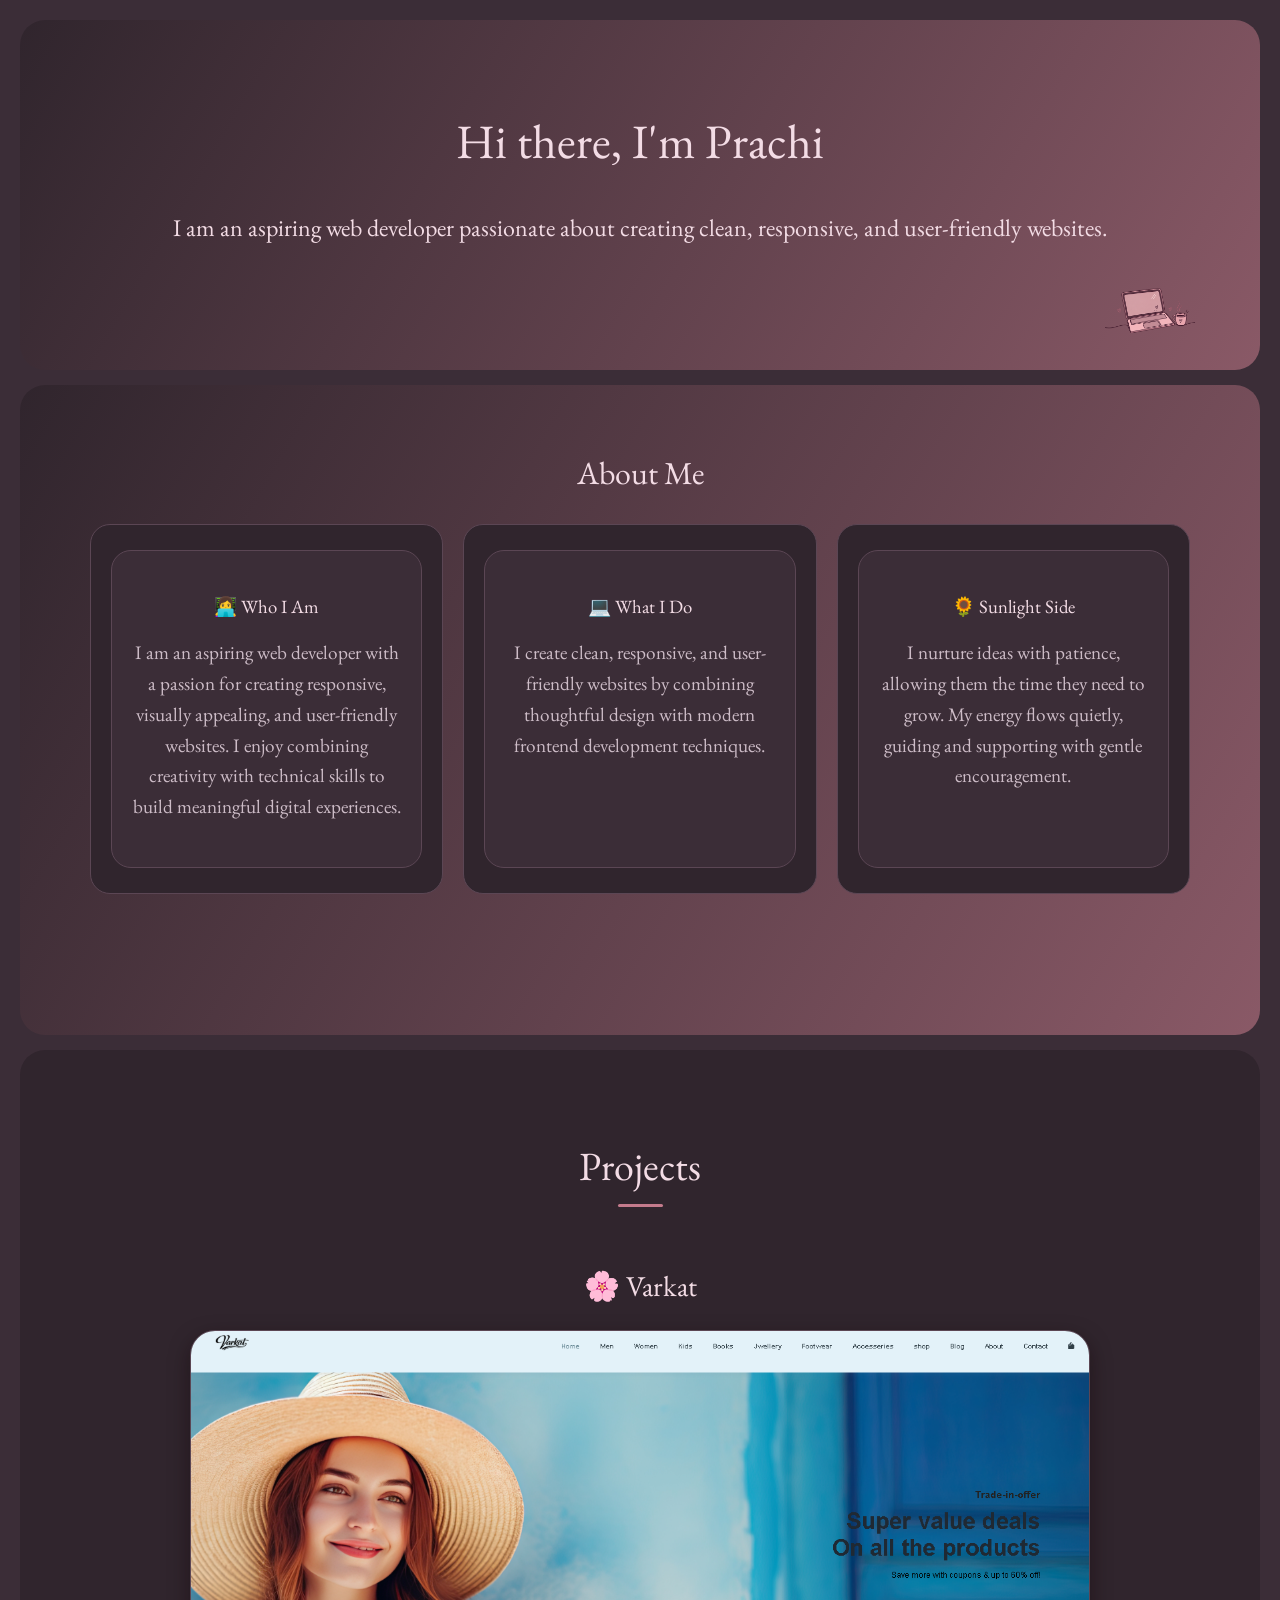
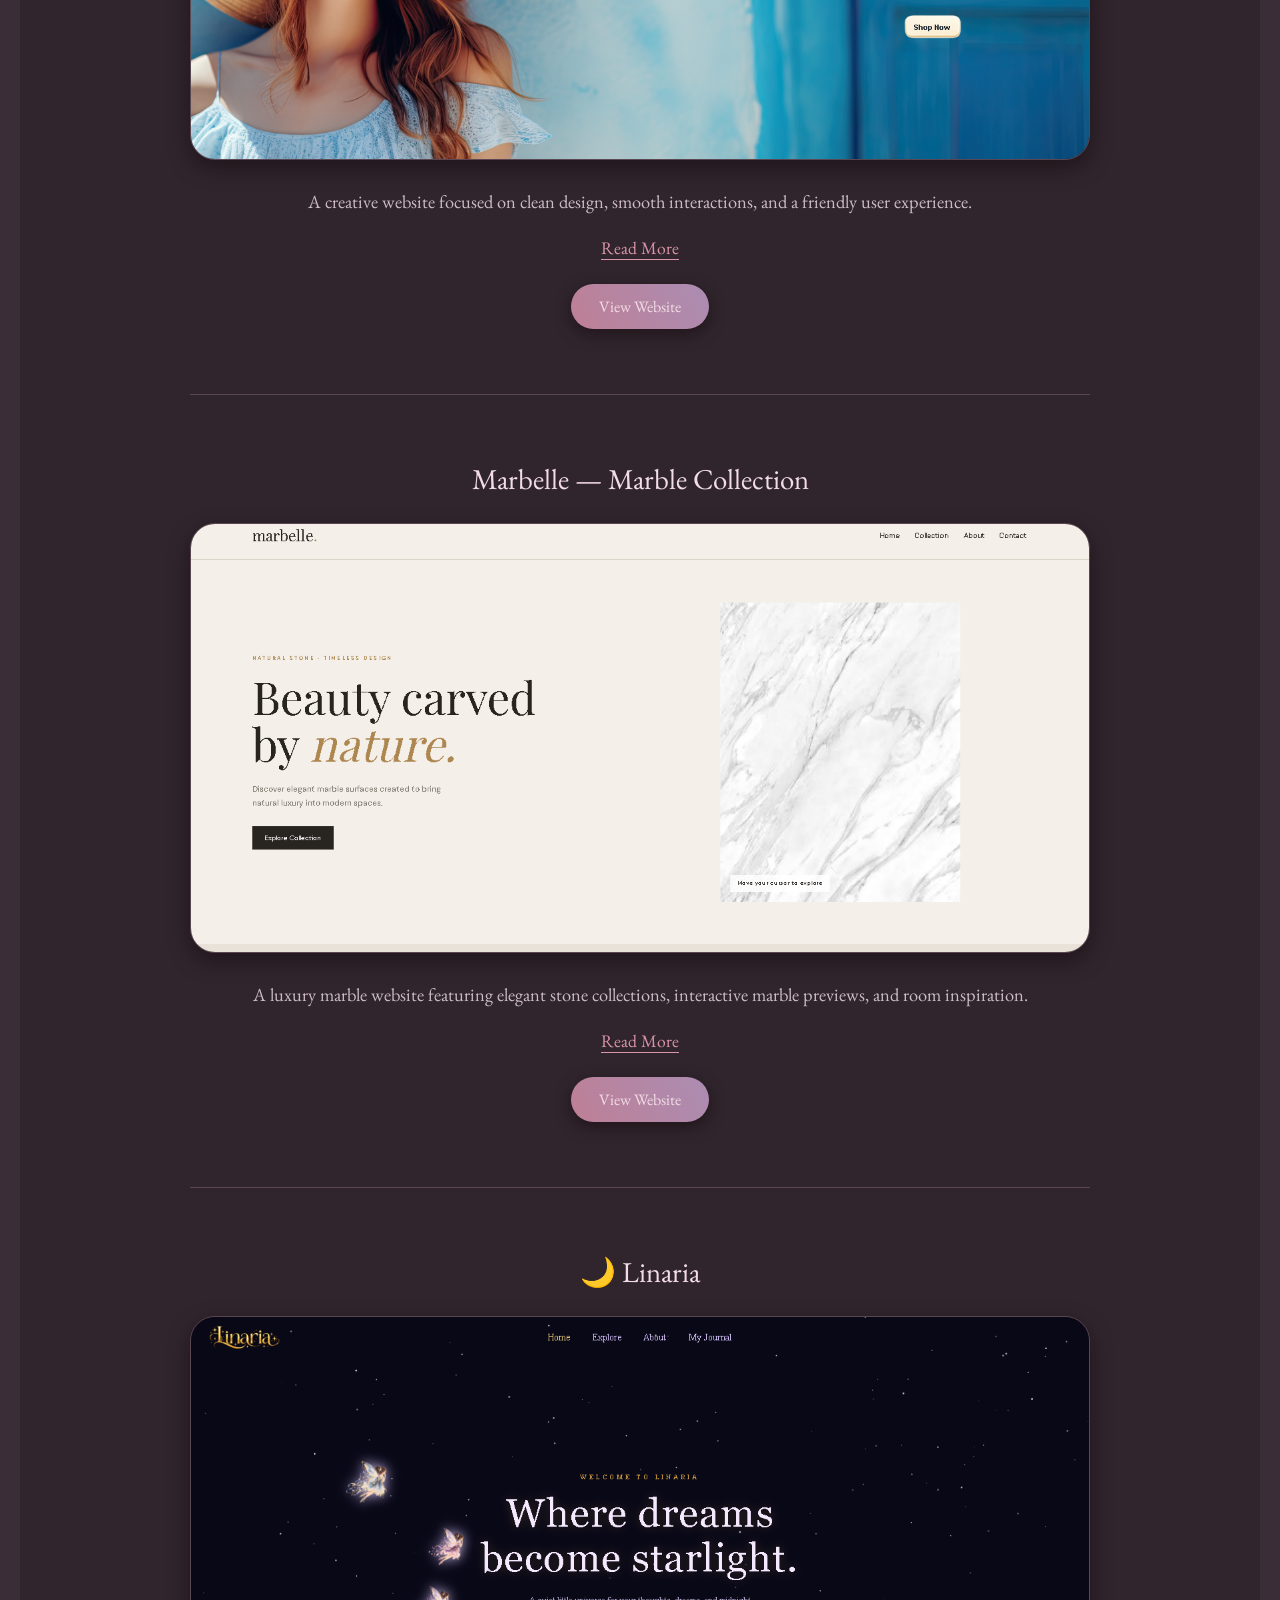
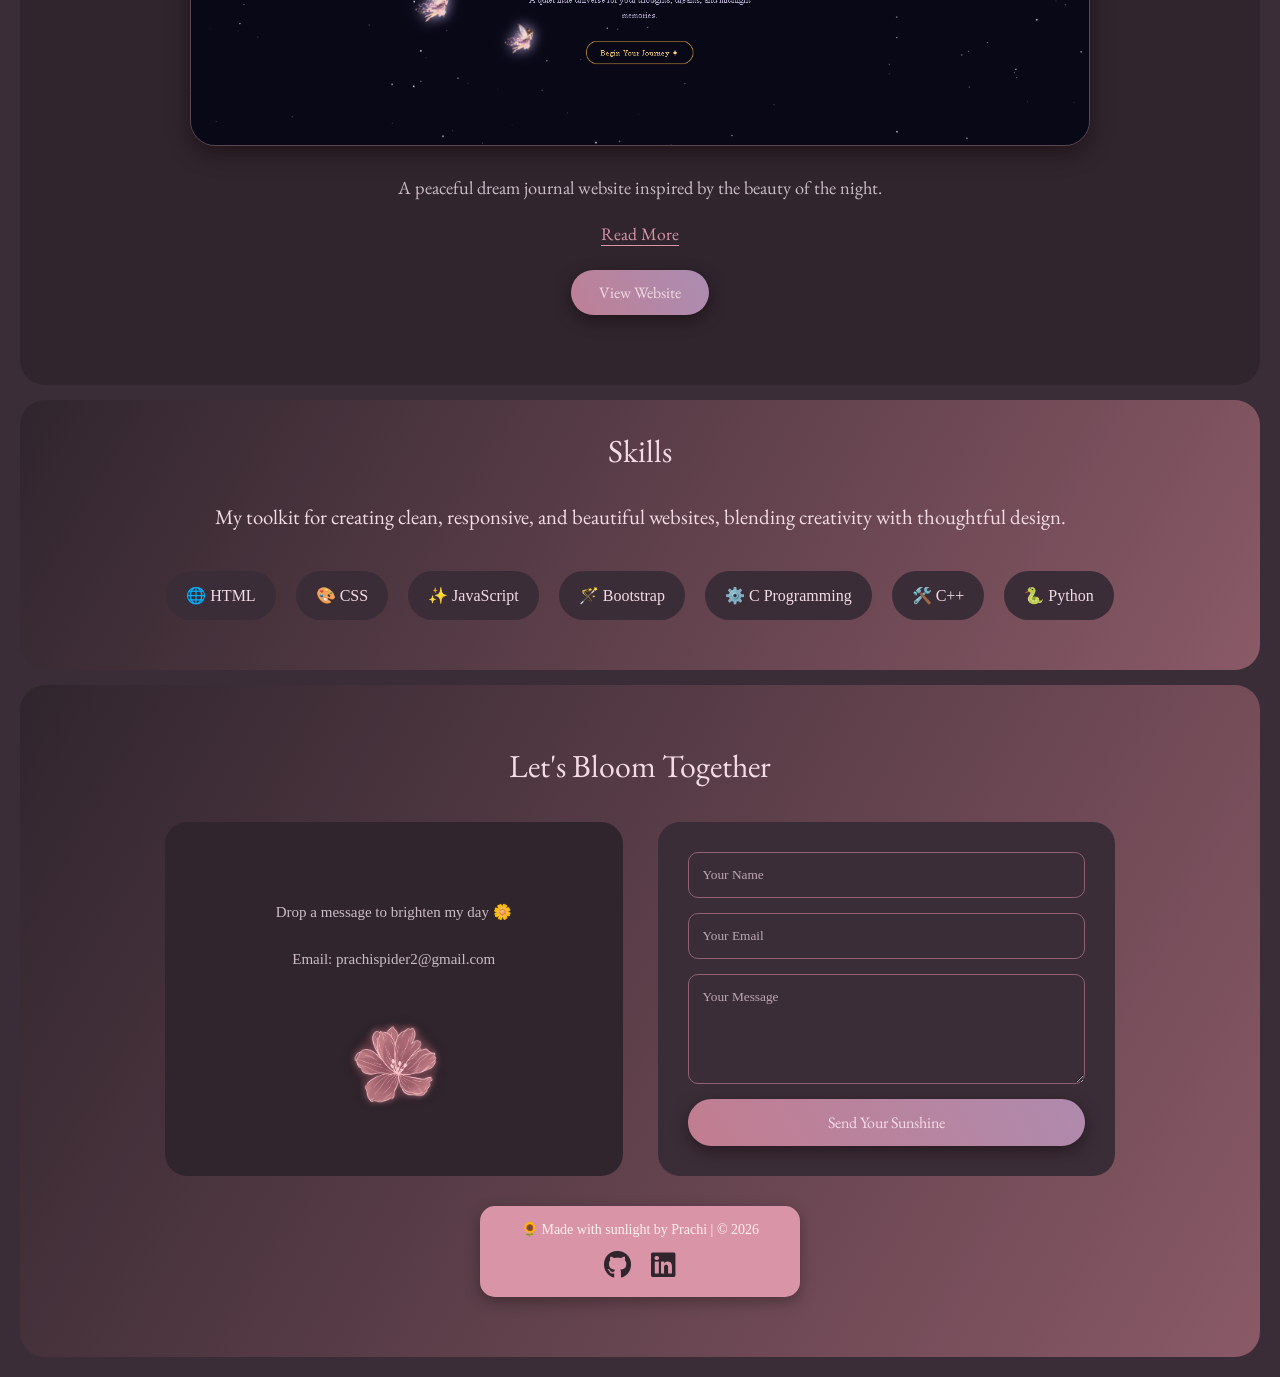
<file: index.html>
<!DOCTYPE html>
<html lang="en">

<head>
    <meta charset="UTF-8">
    <meta name="viewport" content="width=device-width, initial-scale=1.0">

    <title>Prachi Portfolio</title>

    <link rel="stylesheet" href="./style.css">

    <link rel="preconnect" href="https://fonts.googleapis.com">
    <link rel="preconnect" href="https://fonts.gstatic.com" crossorigin>

    <link href="https://fonts.googleapis.com/css2?family=Alex+Brush&family=Allura&family=Caveat:wght@400..700&family=Cinzel:wght@400..900&family=Dancing+Script:wght@400..700&family=EB+Garamond:ital,wght@0,400..800;1,400..800&family=Kalam:wght@300;400;700&family=Playfair+Display:ital,wght@0,400..900;1,400..900&family=Zeyada&display=swap"
        rel="stylesheet">

    <link rel="stylesheet"
        href="https://cdnjs.cloudflare.com/ajax/libs/font-awesome/6.5.2/css/all.min.css">
</head>

<body>

    <!-- Hero Section -->

    <section class="first gradient-background">

        <h1 class="headh hea">
            Hi there, I'm Prachi
        </h1>

        <p class="headh loo">
            I am an aspiring web developer passionate about creating clean,
            responsive, and user-friendly websites.
        </p>

        <img class="lap"
            src="./laptop.png"
            alt="Laptop with coffee">

    </section>


    <!-- About Section -->

    <section class="second gradient-background">

        <h2 class="about">
            About Me
        </h2>

        <div class="box-container">

            <div class="one">
                <div class="two">
                    <h3 class="hh">
                        👩‍💻 Who I Am
                    </h3>

                    <p class="paraa">
                       I am an aspiring web developer with a passion for creating
            responsive, visually appealing, and user-friendly websites.
            I enjoy combining creativity with technical skills to build
            meaningful digital experiences.
                    </p>
                </div>
            </div>

            <div class="one">
                <div class="two">
                    <h3 class="hh">
                        💻 What I Do
                    </h3>

                    <p class="paraa">
                        I create clean, responsive, and user-friendly websites by combining
            thoughtful design with modern frontend development techniques.
                    </p>
                </div>
            </div>

            <div class="one">
                <div class="two">
                    <h3 class="hh">
                        🌻 Sunlight Side
                    </h3>

                    <p class="paraa">
                        I nurture ideas with patience, allowing them the time
                        they need to grow. My energy flows quietly, guiding
                        and supporting with gentle encouragement.
                    </p>
                </div>
            </div>

        </div>

    </section>


    <!-- Projects Section -->

   <section class="fourth gradient-background" id="projects">

    <div class="projects-section">

        <h3 class="projects-heading">
            Projects
        </h3>


        <!-- Varkat -->

        <article class="project-item">

            <h4>🌸 Varkat</h4>

            <img
                src="./varkat.png"
                alt="Varkat website preview"
                class="project-image"
            >

            <p class="project-short-text">
                A creative website focused on clean design, smooth interactions,
                and a friendly user experience.
            </p>

            <p class="project-full-text">
                Varkat is a creative website built using HTML, CSS, and JavaScript.
                It focuses on clean design, smooth interactions, and a user-friendly
                experience. This project helped me improve my frontend development
                skills and explore how to turn creative ideas into functional websites.
            </p>

            <button class="read-more" type="button">
                Read More
            </button>

            <a href="https://prachispider2-boop.github.io/html-portfolio/index.html" class="view-website">
                View Website
            </a>

        </article>


        <!-- Rabbit Meet -->

        <article class="project-item">

            <h4>Marbelle — Marble Collection</h4>

            <img
                src="./marble.png"
                alt="marble website preview"
                class="project-image"
            >

            <p class="project-short-text">
               A luxury marble website featuring elegant stone collections,
            interactive marble previews, and room inspiration.
            </p>

            <p class="project-full-text">
                Marbelle is a premium marble showcase website designed to help
            users explore different marble types and imagine how each stone
            can look inside a real home. The website includes a marble
            collection, detailed marble information, room inspiration images,
            smooth animations, and an interactive cursor-based marble preview.
            </p>

            <button class="read-more" type="button">
                Read More
            </button>

            <a href="https://prachispider2-boop.github.io/marble/" class="view-website">
                View Website
            </a>

        </article>


        <!-- Linaria -->

        <article class="project-item">

            <h4>🌙 Linaria</h4>

            <img
                src="./dream.png"
                alt="Linaria website preview"
                class="project-image"
            >

            <p class="project-short-text">
                A peaceful dream journal website inspired by the beauty of the night.
            </p>

            <p class="project-full-text">
                Linaria is a peaceful dream journal website created for people who
                love thoughts, imagination, and the quiet beauty of the night. It is
                a small digital universe where dreams can be explored, memories can
                be written, and ideas can shine like stars. The website includes
                dream exploration, a personal journal, moving stars, and flying fairies.
            </p>

            <button class="read-more" type="button">
                Read More
            </button>

            <a href="https://prachispider2-boop.github.io/linaria/" class="view-website">
                View Website
            </a>

        </article>

    </div>

</section>


 <!-- Skills Section -->

    <section class="third gradient-background">

        <h3 class="bloo hee">
            Skills
        </h3>

        <p class="blew hee">
            My toolkit for creating clean, responsive, and beautiful websites,
            blending creativity with thoughtful design.
        </p>

        <div class="p-container">

            <div class="ek">🌐 HTML</div>
            <div class="ek">🎨 CSS</div>
            <div class="ek">✨ JavaScript</div>
            <div class="ek">🪄 Bootstrap</div>
            <div class="ek">⚙️ C Programming</div>
            <div class="ek">🛠️ C++</div>
            <div class="ek">🐍 Python</div>

        </div>

    </section>


    <!-- Contact Section -->

    <section class="fifth gradient-background">

        <h3 class="too">
            Let's Bloom Together
        </h3>

        <div class="form-container">

            <div class="do">

                <p>
                    Drop a message to brighten my day 🌼
                </p>

                <p>
                    Email: prachispider2@gmail.com
                </p>

                <img class="camera"
                    src="./flow.png"
                    alt="Decorative flower">

            </div>


            <form class="form">

                <input
                    type="text"
                    placeholder="Your Name"
                    required>

                <input
                    type="email"
                    placeholder="Your Email"
                    required>

                <textarea
                    placeholder="Your Message"
                    rows="5"
                    required></textarea>

                <button type="submit" class="butto but">
                    Send Your Sunshine
                </button>

            </form>

        </div>


        <!-- Footer -->

        <div class="footer-box">

            <p>
                🌻 Made with sunlight by Prachi | © 2026
            </p>

            <div class="social-links">

                <a href="https://github.com/prachispider2-boop"
                    target="_blank"
                    aria-label="GitHub">
                    <i class="fa-brands fa-github"></i>
                </a>

                <a href="https://www.linkedin.com/in/prachi--gaur/edit/forms/position/new/?profileFormEntryPoint=identityModuleMirror"
                    target="_blank"
                    aria-label="LinkedIn">
                    <i class="fa-brands fa-linkedin"></i>
                </a>

            </div>

        </div>

    </section>
    <script src="./script.js"></script>
</body>

</html>
</file>
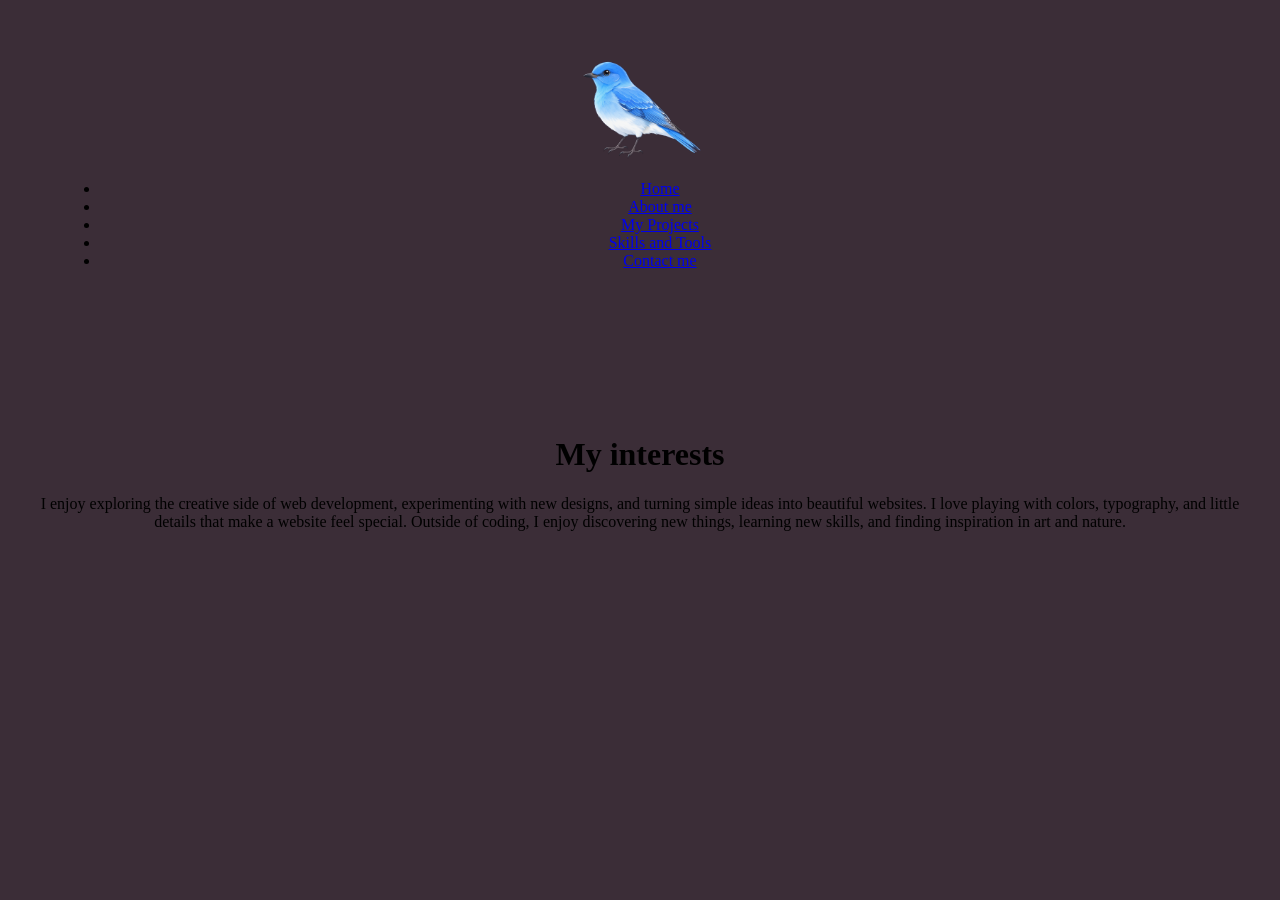
<file: about.html>
<!DOCTYPE html>
<html lang="en">
<head>
    <meta charset="UTF-8">
    <meta name="viewport" content="width=device-width, initial-scale=1.0">
    <title>Prachi's portfolio</title>
    <link rel="stylesheet" href="./style.css">
    <link rel="preconnect" href="https://fonts.googleapis.com">
    <link rel="preconnect" href="https://fonts.gstatic.com" crossorigin>
    <link href="https://fonts.googleapis.com/css2?family=Alex+Brush&family=Allura&family=Caveat:wght@400..700&family=Cinzel:wght@400..900&family=Dancing+Script:wght@400..700&family=EB+Garamond:ital,wght@0,400..800;1,400..800&family=Kalam:wght@300;400;700&family=Playfair+Display:ital,wght@0,400..900;1,400..900&family=Zeyada&display=swap" rel="stylesheet">
</head>
<body>
    <div class="first">
        <img src="./blue bird.png" alt="blue bird" height="100px">
        <ul class="list">
            <li><a  href="./index.html">Home</a></li>
            <li><a class="active" href="About me">About me</a></li>
            <li><a href="My Projects">My Projects</a></li>
            <li><a href="Skills and Tools">Skills and Tools</a></li>
            <li><a href="Contact me">Contact me</a></li>
        </ul>
    </div>
    <div class="third">
        <h1>My interests</h1>
        <p>I enjoy exploring the creative side of web development, experimenting with new designs, and turning simple ideas into beautiful websites. I love playing with colors, typography, and little details that make a website feel special. Outside of coding, I enjoy discovering new things, learning new skills, and finding inspiration in art and nature.</p>
    </div>
</file>
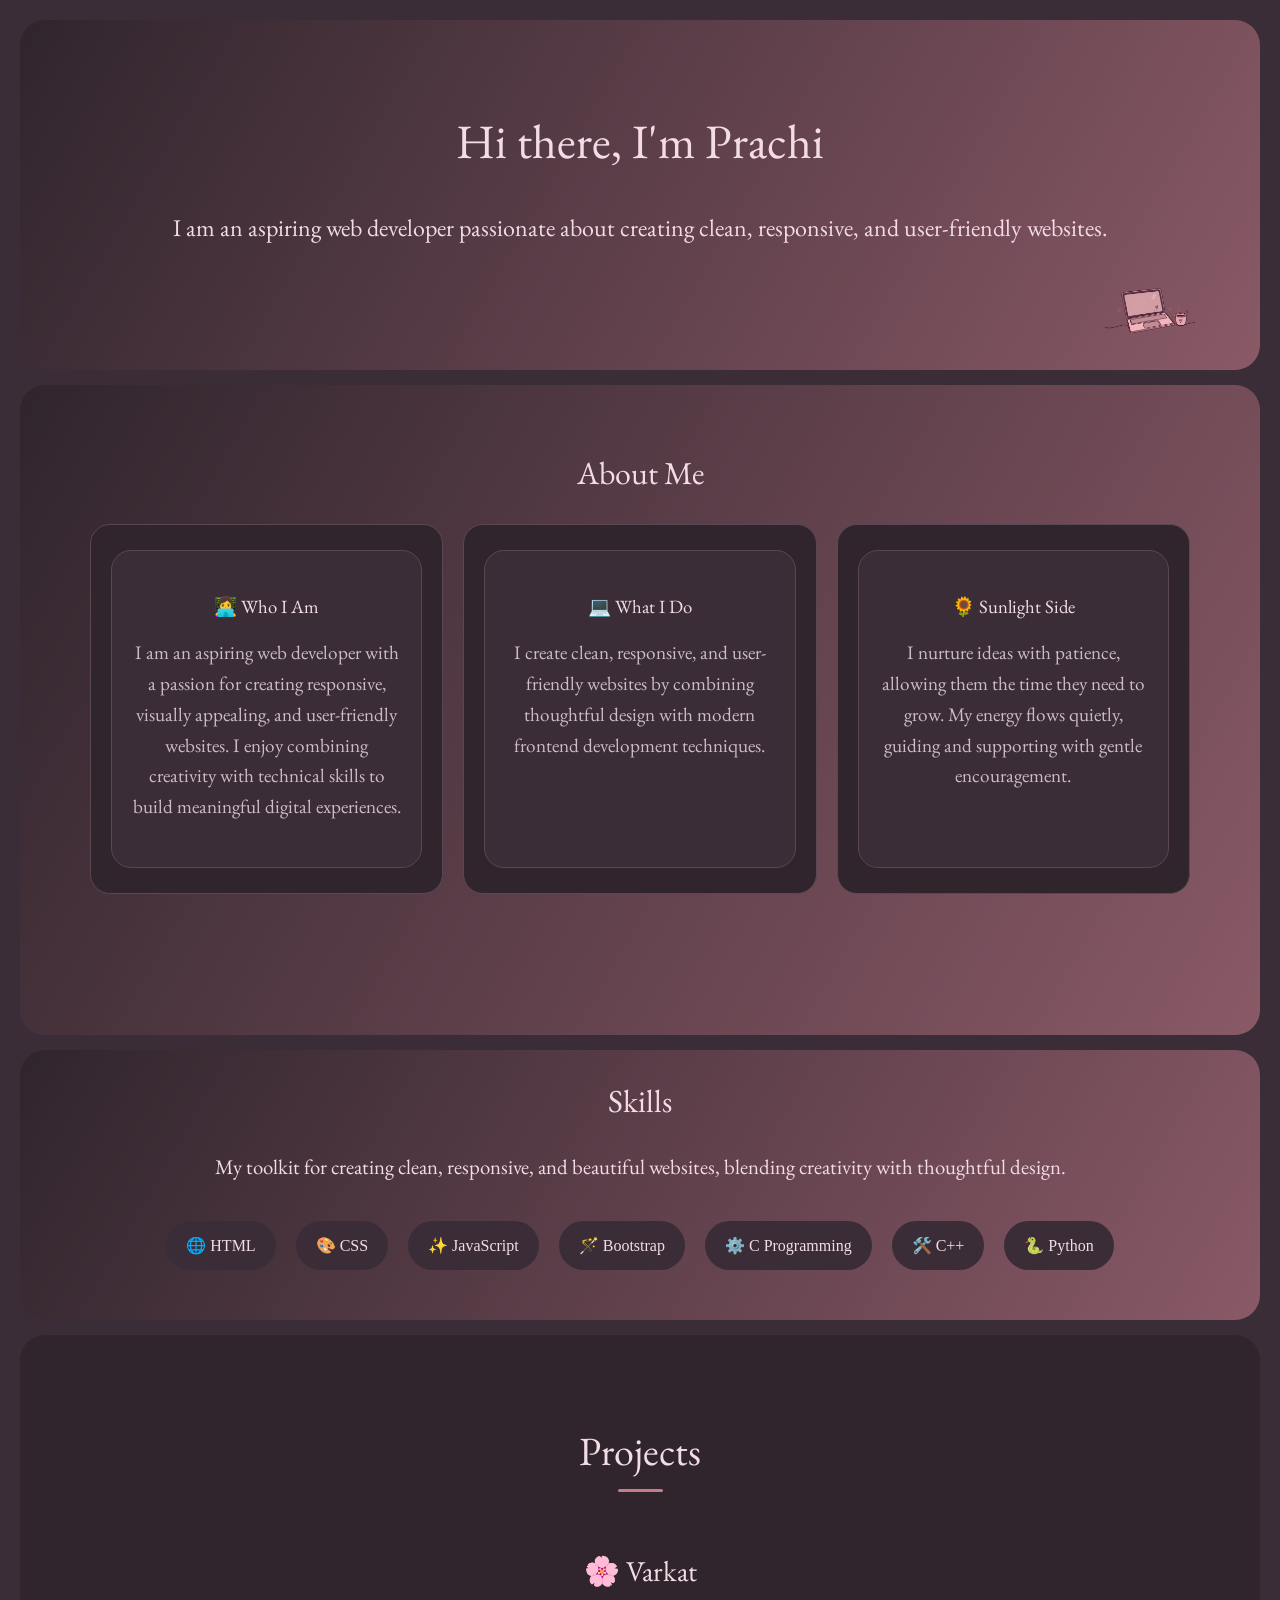
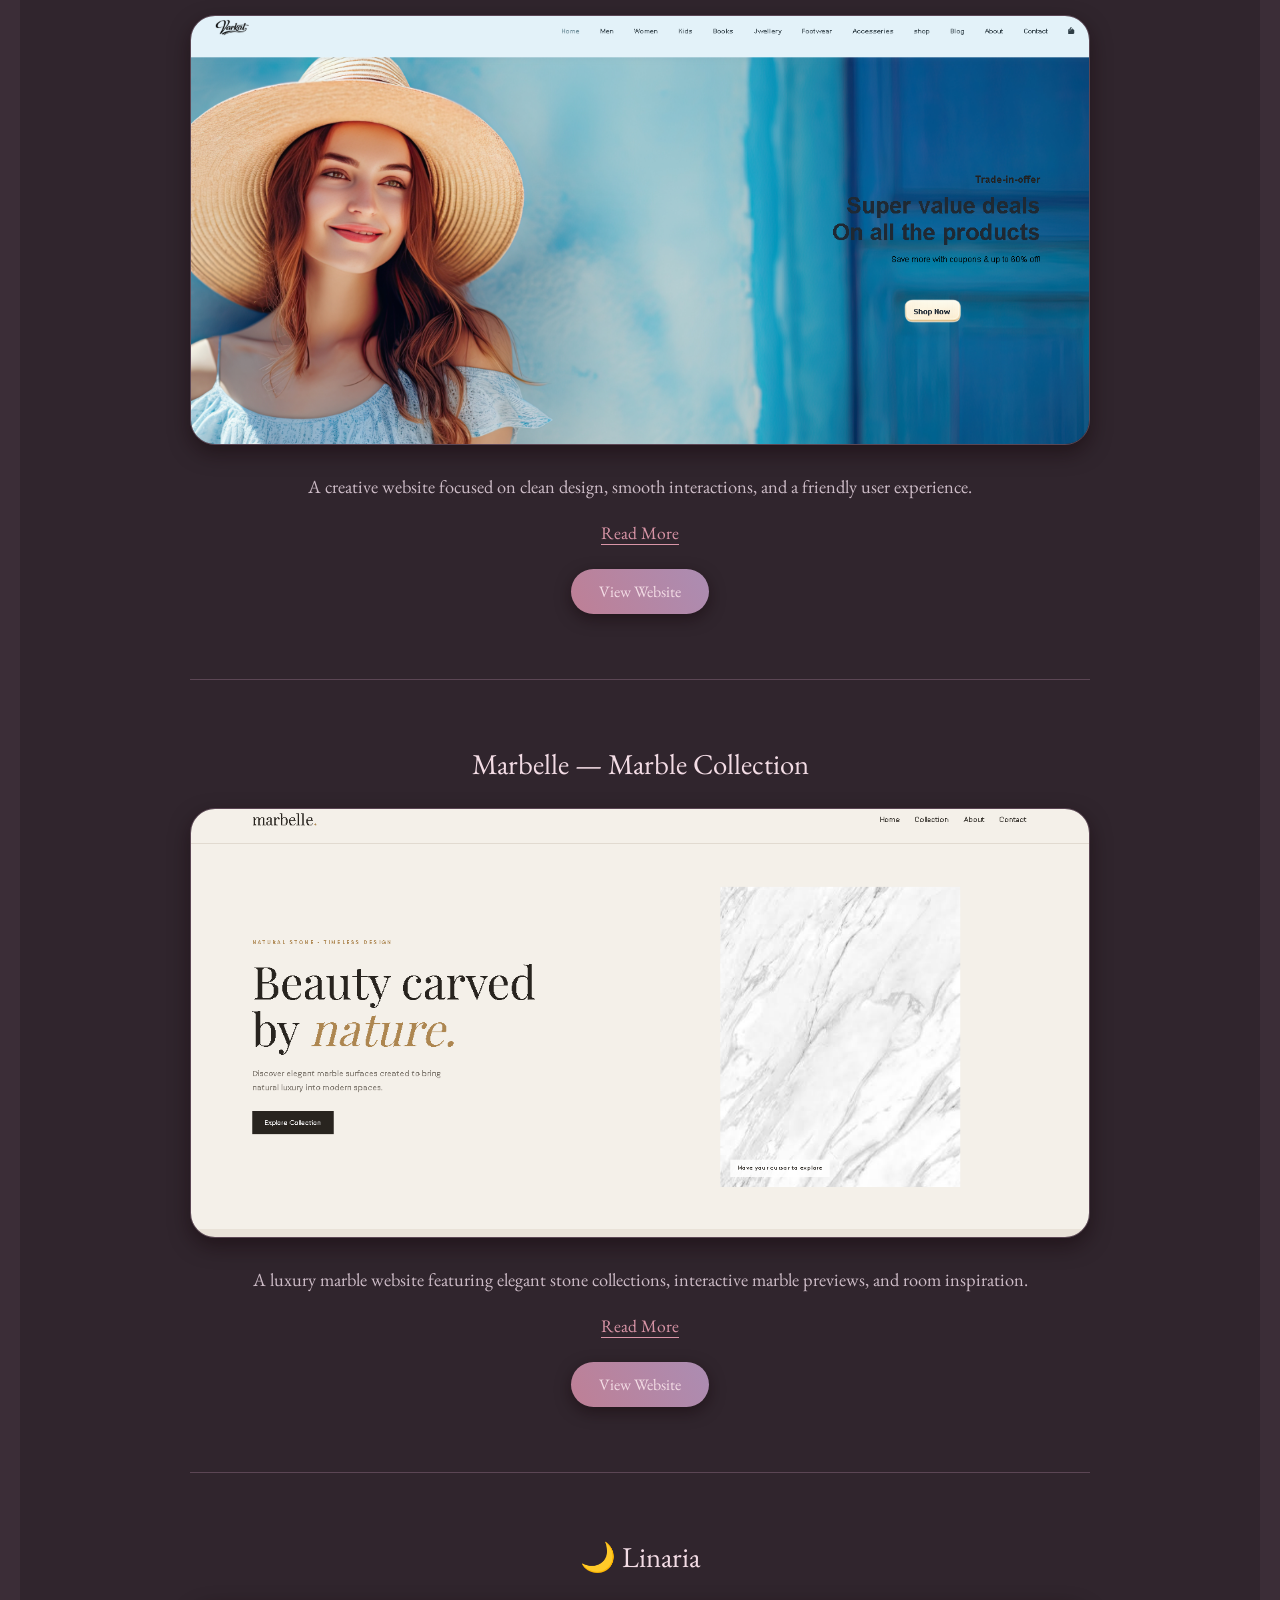
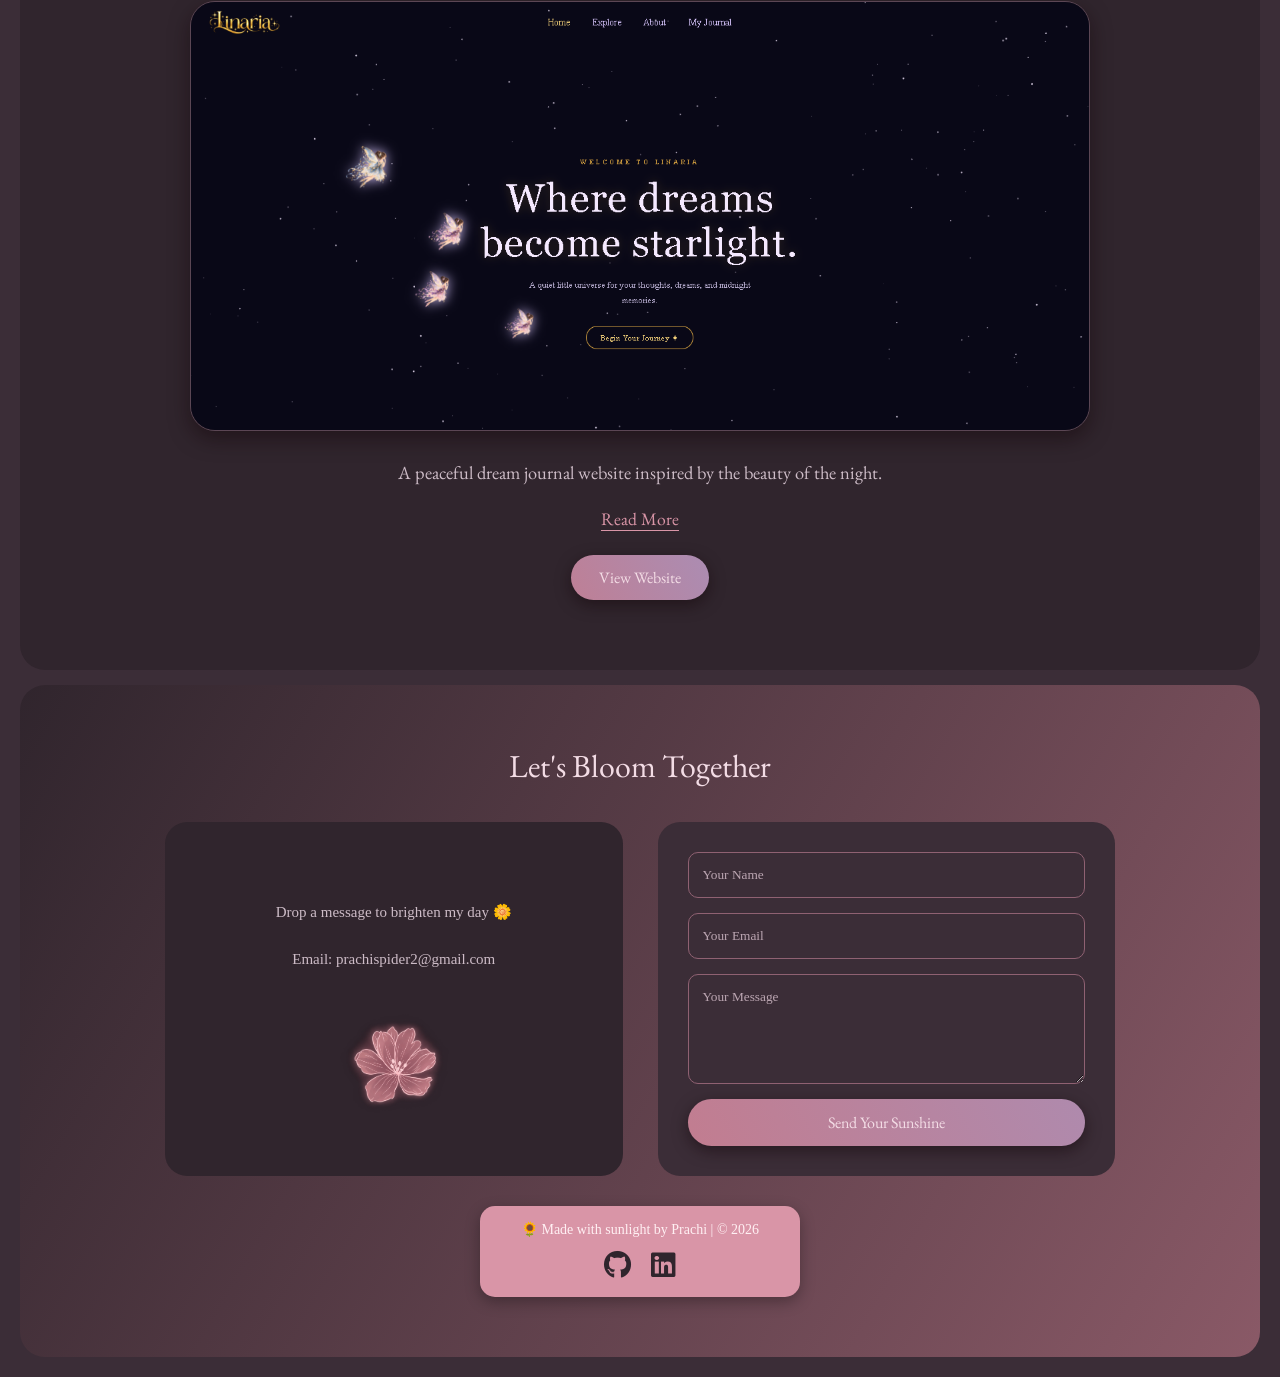
<file: index - Copy.html>
<!DOCTYPE html>
<html lang="en">

<head>
    <meta charset="UTF-8">
    <meta name="viewport" content="width=device-width, initial-scale=1.0">

    <title>Prachi Portfolio</title>

    <link rel="stylesheet" href="./style.css">

    <link rel="preconnect" href="https://fonts.googleapis.com">
    <link rel="preconnect" href="https://fonts.gstatic.com" crossorigin>

    <link href="https://fonts.googleapis.com/css2?family=Alex+Brush&family=Allura&family=Caveat:wght@400..700&family=Cinzel:wght@400..900&family=Dancing+Script:wght@400..700&family=EB+Garamond:ital,wght@0,400..800;1,400..800&family=Kalam:wght@300;400;700&family=Playfair+Display:ital,wght@0,400..900;1,400..900&family=Zeyada&display=swap"
        rel="stylesheet">

    <link rel="stylesheet"
        href="https://cdnjs.cloudflare.com/ajax/libs/font-awesome/6.5.2/css/all.min.css">
</head>

<body>

    <!-- Hero Section -->

    <section class="first gradient-background">

        <h1 class="headh hea">
            Hi there, I'm Prachi
        </h1>

        <p class="headh loo">
            I am an aspiring web developer passionate about creating clean,
            responsive, and user-friendly websites.
        </p>

        <img class="lap"
            src="./laptop.png"
            alt="Laptop with coffee">

    </section>


    <!-- About Section -->

    <section class="second gradient-background">

        <h2 class="about">
            About Me
        </h2>

        <div class="box-container">

            <div class="one">
                <div class="two">
                    <h3 class="hh">
                        👩‍💻 Who I Am
                    </h3>

                    <p class="paraa">
                       I am an aspiring web developer with a passion for creating
            responsive, visually appealing, and user-friendly websites.
            I enjoy combining creativity with technical skills to build
            meaningful digital experiences.
                    </p>
                </div>
            </div>

            <div class="one">
                <div class="two">
                    <h3 class="hh">
                        💻 What I Do
                    </h3>

                    <p class="paraa">
                        I create clean, responsive, and user-friendly websites by combining
            thoughtful design with modern frontend development techniques.
                    </p>
                </div>
            </div>

            <div class="one">
                <div class="two">
                    <h3 class="hh">
                        🌻 Sunlight Side
                    </h3>

                    <p class="paraa">
                        I nurture ideas with patience, allowing them the time
                        they need to grow. My energy flows quietly, guiding
                        and supporting with gentle encouragement.
                    </p>
                </div>
            </div>

        </div>

    </section>


    <!-- Skills Section -->

    <section class="third gradient-background">

        <h3 class="bloo hee">
            Skills
        </h3>

        <p class="blew hee">
            My toolkit for creating clean, responsive, and beautiful websites,
            blending creativity with thoughtful design.
        </p>

        <div class="p-container">

            <div class="ek">🌐 HTML</div>
            <div class="ek">🎨 CSS</div>
            <div class="ek">✨ JavaScript</div>
            <div class="ek">🪄 Bootstrap</div>
            <div class="ek">⚙️ C Programming</div>
            <div class="ek">🛠️ C++</div>
            <div class="ek">🐍 Python</div>

        </div>

    </section>


    <!-- Projects Section -->

   <section class="fourth gradient-background" id="projects">

    <div class="projects-section">

        <h3 class="projects-heading">
            Projects
        </h3>


        <!-- Varkat -->

        <article class="project-item">

            <h4>🌸 Varkat</h4>

            <img
                src="./varkat.png"
                alt="Varkat website preview"
                class="project-image"
            >

            <p class="project-short-text">
                A creative website focused on clean design, smooth interactions,
                and a friendly user experience.
            </p>

            <p class="project-full-text">
                Varkat is a creative website built using HTML, CSS, and JavaScript.
                It focuses on clean design, smooth interactions, and a user-friendly
                experience. This project helped me improve my frontend development
                skills and explore how to turn creative ideas into functional websites.
            </p>

            <button class="read-more" type="button">
                Read More
            </button>

            <a href="https://prachispider2-boop.github.io/html-portfolio/index.html" class="view-website">
                View Website
            </a>

        </article>


        <!-- Rabbit Meet -->

        <article class="project-item">

            <h4>Marbelle — Marble Collection</h4>

            <img
                src="./marble.png"
                alt="marble website preview"
                class="project-image"
            >

            <p class="project-short-text">
               A luxury marble website featuring elegant stone collections,
            interactive marble previews, and room inspiration.
            </p>

            <p class="project-full-text">
                Marbelle is a premium marble showcase website designed to help
            users explore different marble types and imagine how each stone
            can look inside a real home. The website includes a marble
            collection, detailed marble information, room inspiration images,
            smooth animations, and an interactive cursor-based marble preview.
            </p>

            <button class="read-more" type="button">
                Read More
            </button>

            <a href="https://prachispider2-boop.github.io/marble/" class="view-website">
                View Website
            </a>

        </article>


        <!-- Linaria -->

        <article class="project-item">

            <h4>🌙 Linaria</h4>

            <img
                src="./dream.png"
                alt="Linaria website preview"
                class="project-image"
            >

            <p class="project-short-text">
                A peaceful dream journal website inspired by the beauty of the night.
            </p>

            <p class="project-full-text">
                Linaria is a peaceful dream journal website created for people who
                love thoughts, imagination, and the quiet beauty of the night. It is
                a small digital universe where dreams can be explored, memories can
                be written, and ideas can shine like stars. The website includes
                dream exploration, a personal journal, moving stars, and flying fairies.
            </p>

            <button class="read-more" type="button">
                Read More
            </button>

            <a href="https://prachispider2-boop.github.io/linaria/" class="view-website">
                View Website
            </a>

        </article>

    </div>

</section>


    <!-- Contact Section -->

    <section class="fifth gradient-background">

        <h3 class="too">
            Let's Bloom Together
        </h3>

        <div class="form-container">

            <div class="do">

                <p>
                    Drop a message to brighten my day 🌼
                </p>

                <p>
                    Email: prachispider2@gmail.com
                </p>

                <img class="camera"
                    src="./flow.png"
                    alt="Decorative flower">

            </div>


            <form class="form">

                <input
                    type="text"
                    placeholder="Your Name"
                    required>

                <input
                    type="email"
                    placeholder="Your Email"
                    required>

                <textarea
                    placeholder="Your Message"
                    rows="5"
                    required></textarea>

                <button type="submit" class="butto but">
                    Send Your Sunshine
                </button>

            </form>

        </div>


        <!-- Footer -->

        <div class="footer-box">

            <p>
                🌻 Made with sunlight by Prachi | © 2026
            </p>

            <div class="social-links">

                <a href="https://github.com/prachispider2-boop"
                    target="_blank"
                    aria-label="GitHub">
                    <i class="fa-brands fa-github"></i>
                </a>

                <a href="https://www.linkedin.com/in/prachi--gaur/edit/forms/position/new/?profileFormEntryPoint=identityModuleMirror"
                    target="_blank"
                    aria-label="LinkedIn">
                    <i class="fa-brands fa-linkedin"></i>
                </a>

            </div>

        </div>

    </section>
    <script src="./script.js"></script>
</body>

</html>
</file>
<file: style.css>
* {
    box-sizing: border-box;
}

html {
    scroll-behavior: smooth;
}

body {
    background-color: #3B2D37;
    margin: 20px;
    padding: 0;
    display: flex;
    flex-direction: column;
    gap: 15px;
}

.gradient-background {
    background: linear-gradient(
        120deg,
        #30252D,
        #C47B8C 55%,
        #30252D
    );

    background-size: 300% 300%;
    animation: gradient-animation 5s ease infinite;
}

@keyframes gradient-animation {
    0% {
        background-position: 0% 50%;
    }

    50% {
        background-position: 100% 50%;
    }

    100% {
        background-position: 0% 50%;
    }
}


/* Hero Section */

.first {
    position: relative;
    min-height: 350px;
    padding: 40px;
    text-align: center;
    border-radius: 25px;
    overflow: hidden;
}

.headh {
    margin: 0;
    padding: 20px;
    color: #F3DCE5;
    font-family: "EB Garamond", serif;
    font-weight: 400;
    font-style: normal;
}

.hea {
    padding-top: 50px;
    font-size: 3rem;
}

.loo {
    padding-bottom: 45px;
    font-size: 1.5rem;
}




.lap {
    position: absolute;
    right: 5%;
    bottom: 8%;
    width: 100px;
    height: auto;
    animation: laptop-move 5s linear infinite;
}

@keyframes laptop-move {
    0% {
        transform: translateY(0);
    }

    50% {
        transform: translateY(-10px);
    }

    100% {
        transform: translateY(0);
    }
}


/* About Section */

.second {
    min-height: 650px;
    padding: 30px 20px;
    text-align: center;
    border-radius: 25px;
}

.about {
    padding-top: 10px;
    color: #F3DCE5;
    font-family: "EB Garamond", serif;
    font-size: 2rem;
    font-weight: 400;
}

.box-container {
    display: grid;
    grid-template-columns: repeat(3, 1fr);
    gap: 20px;
    width: 100%;
    max-width: 1100px;
    margin: 30px auto;
}

.one,
.two {
    width: 100%;
    min-width: 0;
    height: 100%;
    padding: 25px 20px;
    border: 1px solid #5B4654;
    border-radius: 20px;
    color: #F3DCE5;
    text-align: center;
}

.one {
    background-color: #30252D;
    transition: all 0.3s ease;
}

.two {
    background-color: #3B2D37;
}

.one:hover {
    box-shadow: 0 8px 25px rgba(20, 6, 10, 0.5);
    transform: translateY(-3px);
}

.hh {
    color: #F3DCE5;
    font-family: "EB Garamond", serif;
    font-weight: 400;
}

.paraa {
    color: #CDBCC7;
    font-family: "EB Garamond", serif;
    font-size: 1.2rem;
    line-height: 1.6;
}


/* Skills Section */

.third {
    min-height: 250px;
    padding: 30px 20px;
    text-align: center;
    border-radius: 25px;
}

.hee {
    color: #F3DCE5;
    font-family: "EB Garamond", serif;
    font-weight: 400;
}

.bloo {
    margin: 0;
    padding-top: 0;
    font-size: 2rem;
}

.blew {
    padding-top: 10px;
    font-size: 1.3rem;
}

.p-container {
    display: flex;
    flex-wrap: wrap;
    justify-content: center;
    gap: 20px;
    padding: 20px;
}

.ek {
    padding: 15px 20px;
    color: #F3DCE5;
    background-color: #3B2D37;
    border-radius: 25px;
    transition: all 0.3s ease;
}

.ek:hover {
    box-shadow: 0 8px 25px rgba(20, 6, 10, 0.5);
    transform: translateY(-3px);
}


.view-website {
    display: block;
    width: fit-content;
    margin: 25px auto 0;
    padding: 12px 28px;

    color: #F3DCE5;
    background: linear-gradient(
        60deg,
        #C47B8C,
        #A88FB8,
        #D995A7
    );

    background-size: 300% 300%;
    animation: gradient-animation 5s ease infinite;

    border-radius: 25px;
    text-decoration: none;
    font-family: "EB Garamond", serif;
    font-size: 1rem;

    box-shadow: 0 5px 15px rgba(20, 6, 10, 0.5);
    transition: all 0.3s ease;
}

.view-website:hover {
    transform: translateY(-3px);
    box-shadow: 0 8px 25px rgba(217, 149, 167, 0.7);
}

/* Projects Section */

.fourth {
    width: 100%;
    padding: 70px 30px;
    border-radius: 25px;
    background: #30252D;
}

.projects-section {
    max-width: 900px;
    margin: 0 auto;
    padding-top: 20px;
}

.projects-heading {
    margin: 0 0 60px;
    color: #F3DCE5;
    text-align: center;
    font-family: "EB Garamond", serif;
    font-size: 2.5rem;
    font-weight: 400;
}

.projects-heading::after {
    content: "";
    display: block;
    width: 45px;
    height: 3px;
    margin: 12px auto 0;
    border-radius: 25px;
    background-color: #C47B8C;
}

.project-item {
    padding-bottom: 65px;
    margin-bottom: 65px;
    border-bottom: 1px solid #5B4654;
}

.project-item:last-child {
    margin-bottom: 0;
    padding-bottom: 0;
    border-bottom: none;
}

.project-item h4 {
    margin: 0 0 25px;
    color: #F3DCE5;
    text-align: center;
    font-family: "EB Garamond", serif;
    font-size: 1.8rem;
    font-weight: 400;
}

.project-image {
    display: block;
    width: 100%;
    max-height: 430px;
    object-fit: cover;
    margin: 0 auto 25px;
    border: 1px solid #5B4654;
    border-radius: 25px;
    box-shadow: 0 8px 20px rgba(20, 6, 10, 0.5);
}

.project-short-text,
.project-full-text {
    margin: 0;
    color: #CDBCC7;
    font-family: "EB Garamond", serif;
    font-size: 1.15rem;
    line-height: 1.8;
    text-align: center;
}

.project-full-text {
    display: none;
    margin-top: 15px;
}

.project-item.open .project-full-text {
    display: block;
}

.read-more {
    display: block;
    margin: 18px auto 0;
    padding: 0;
    color: #D995A7;
    background: transparent;
    border: none;
    font-family: "EB Garamond", serif;
    font-size: 1.1rem;
    cursor: pointer;
    text-decoration: underline;
    text-underline-offset: 5px;
}

.read-more:hover {
    color: #F3DCE5;
}

.view-website {
    display: block;
    width: fit-content;
    margin: 28px auto 0;
    padding: 12px 28px;
    color: #F3DCE5;
    background: linear-gradient(
        60deg,
        #C47B8C,
        #A88FB8,
        #D995A7
    );
    background-size: 300% 300%;
    animation: gradient-animation 5s ease infinite;
    border-radius: 25px;
    text-decoration: none;
    font-family: "EB Garamond", serif;
    font-size: 1rem;
    box-shadow: 0 5px 15px rgba(20, 6, 10, 0.5);
    transition: all 0.3s ease;
}

.view-website:hover {
    transform: translateY(-3px);
    box-shadow: 0 8px 25px rgba(217, 149, 167, 0.7);
}

@media (max-width: 600px) {
    .fourth {
        padding: 50px 20px;
    }

    .projects-heading {
        font-size: 2rem;
        margin-bottom: 45px;
    }

    .project-item h4 {
        font-size: 1.6rem;
    }

    .project-image {
        max-height: 250px;
    }

    .project-short-text,
    .project-full-text {
        font-size: 1.05rem;
    }
}

/* Contact Section */

.fifth {
    padding: 60px 30px;
    color: #F3DCE5;
    text-align: center;
    border-radius: 25px;
}

.too {
    margin: 0 0 35px;
    color: #F3DCE5;
    font-family: "EB Garamond", serif;
    font-size: 32px;
    font-weight: 400;
}

.form-container {
    display: flex;
    justify-content: center;
    align-items: stretch;
    gap: 35px;
    max-width: 950px;
    margin: auto;
}

.do,
.form {
    flex: 1;
    padding: 30px;
    border-radius: 22px;
}

.do {
    display: flex;
    flex-direction: column;
    justify-content: center;
    background-color: #30252D;
}

.do p {
    margin: 10px 0;
    color: #CDBCC7;
    font-size: 15px;
    line-height: 1.8;
}

.camera {
    width: 120px;
    height: auto;
    margin: 20px auto -15px;
}

.form {
    display: flex;
    flex-direction: column;
    gap: 15px;
    background-color: #3B2D37;
}

.form input,
.form textarea {
    width: 100%;
    padding: 14px;
    box-sizing: border-box;
    background-color: transparent;
    border: 1px solid #8F6172;
    border-radius: 10px;
    color: #F3DCE5;
    outline: none;
    font-family: inherit;
    resize: vertical;
}

.form input::placeholder,
.form textarea::placeholder {
    color: #BCA6B2;
}

.form input:focus,
.form textarea:focus {
    border-color: #D995A7;
    box-shadow: 0 0 8px rgba(217, 149, 167, 0.35);
}

.form .but {
    margin: 0;
}

.butto {
    padding: 13px 25px;
    color: #F3DCE5;
    background: linear-gradient(
        60deg,
        #C47B8C,
        #A88FB8,
        #D995A7
    );

    background-size: 300% 300%;
    animation: gradient-animation 5s ease infinite;

    border: none;
    border-radius: 25px;

    font-family: "EB Garamond", serif;
    font-size: 1rem;

    cursor: pointer;

    box-shadow: 0 5px 15px rgba(20, 6, 10, 0.5);

    transition: all 0.3s ease;
}

.butto:hover {
    transform: translateY(-3px);
    box-shadow: 0 8px 25px rgba(217, 149, 167, 0.7);
}

.view-website {
    display: block;
    width: fit-content;
    margin: 25px auto 0;
    padding: 12px 28px;

    color: #F3DCE5;
    background: linear-gradient(
        60deg,
        #C47B8C,
        #A88FB8,
        #D995A7
    );

    background-size: 300% 300%;
    animation: gradient-animation 5s ease infinite;

    border-radius: 25px;
    text-decoration: none;
    font-family: "EB Garamond", serif;
    font-size: 1rem;

    box-shadow: 0 5px 15px rgba(20, 6, 10, 0.5);
    transition: all 0.3s ease;
}

.view-website:hover {
    transform: translateY(-3px);
    box-shadow: 0 8px 25px rgba(217, 149, 167, 0.7);
}


/* Footer */

.footer-box {
    width: 320px;
    max-width: 100%;
    padding: 15px 20px;
    margin: 30px auto 0;
    background-color: #D995A7;
    border-radius: 15px;
    text-align: center;
    box-shadow: 0 5px 15px rgba(0, 0, 0, 0.3);
}

.footer-box p {
    margin: 0 0 12px;
    color: #FFF0F3;
    font-size: 14px;
}

.social-links {
    display: flex;
    justify-content: center;
    align-items: center;
    gap: 20px;
}

.social-links a {
    color: #30252D;
    font-size: 28px;
    text-decoration: none;
    transition: 0.3s ease;
}

.social-links a:hover {
    color: #FFE893;
    transform: translateY(-3px);
}


/* Tablet */

@media (max-width: 900px) {
    .box-container {
        grid-template-columns: repeat(2, 1fr);
    }

    .three {
        grid-template-columns: repeat(2, 1fr);
    }

    .project-card {
        width: 100%;
    }

    .lap {
        right: 3%;
        width: 85px;
    }
}


/* Mobile */

@media (max-width: 600px) {
    body {
        margin: 10px;
    }

    .first {
        min-height: 420px;
        padding: 25px 15px;
    }

    .hea {
        padding-top: 30px;
        font-size: 2.3rem;
    }

    .loo {
        padding-bottom: 35px;
        font-size: 1.2rem;
    }

    .lap {
        position: relative;
        right: auto;
        bottom: auto;
        display: block;
        width: 90px;
        margin: 35px auto 0;
    }

    .box-container {
        grid-template-columns: 1fr;
        padding: 0;
    }

    .paraa {
        font-size: 1.1rem;
    }

    .p-container {
        gap: 12px;
        padding: 20px 0;
    }

    .ek {
        padding: 12px 15px;
    }

    .fourth {
        padding: 50px 20px;
    }

    .three {
        grid-template-columns: 1fr;
        gap: 20px;
    }

    .three > h3 {
        font-size: 1.8rem;
    }

    .project-card {
        min-height: auto;
    }

    .form-container {
        flex-direction: column;
        gap: 20px;
    }

    .too {
        font-size: 26px;
    }

    .footer-box {
        width: 100%;
    }
}
</file>
